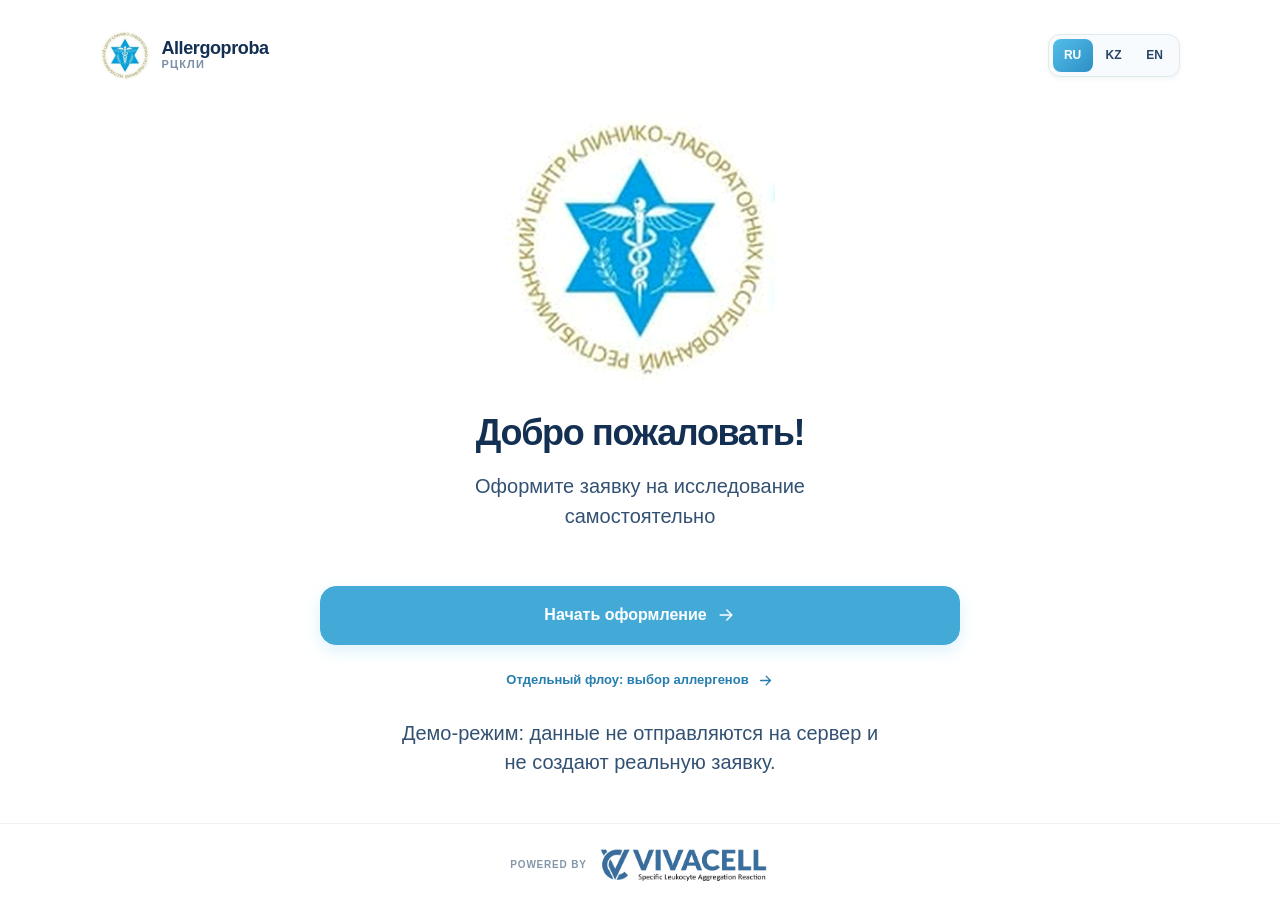
<file: index.html>
<!DOCTYPE html>
<html lang="ru">
<head>
  <meta charset="UTF-8" />
  <meta name="viewport" content="width=device-width, initial-scale=1, viewport-fit=cover" />
  <meta name="theme-color" content="#173b63" />
  <meta name="description" content="Интерактивный прототип самостоятельной регистрации на исследования Аллергопроба для телефона и планшета." />
  <title>Аллергопроба — самостоятельная запись</title>
  <link rel="icon" type="image/png" href="assets/clinic-emblem.png" />
  <link rel="stylesheet" href="styles.css" />
  <script src="app.js" defer></script>
</head>
<body data-flow="studies">
  <div class="app-shell" id="app">
    <header class="topbar">
      <div class="brand" aria-label="Аллергопроба">
        <img class="brand-logo" src="assets/clinic-emblem.png" alt="Логотип Республиканского центра клинико-лабораторных исследований" />
        <div class="brand-copy">
          <span class="brand-primary">Allergoproba</span>
          <span class="brand-secondary">РЦКЛИ</span>
        </div>
      </div>
      <nav class="language-switch" id="languageSwitch" aria-label="Выбор языка">
        <button type="button" class="language active" data-lang="ru" aria-pressed="true">RU</button>
        <button type="button" class="language" data-lang="kz" aria-pressed="false">KZ</button>
        <button type="button" class="language" data-lang="en" aria-pressed="false">EN</button>
      </nav>
    </header>
    <div id="progressMount"></div>
    <main id="screen" class="screen" aria-live="polite"></main>
    <footer class="powered-footer" aria-label="Партнёрская информация">
      <div class="powered-copy">
        <span class="powered-eyebrow">Powered by</span>
        <img class="powered-logo" src="assets/vivacell-logo.png" alt="Vivacell" />
      </div>
    </footer>
    <div id="toast" class="toast" role="status" aria-live="polite"></div>
  </div>
  <div id="modalMount"></div>
</body>
</html>
</file>
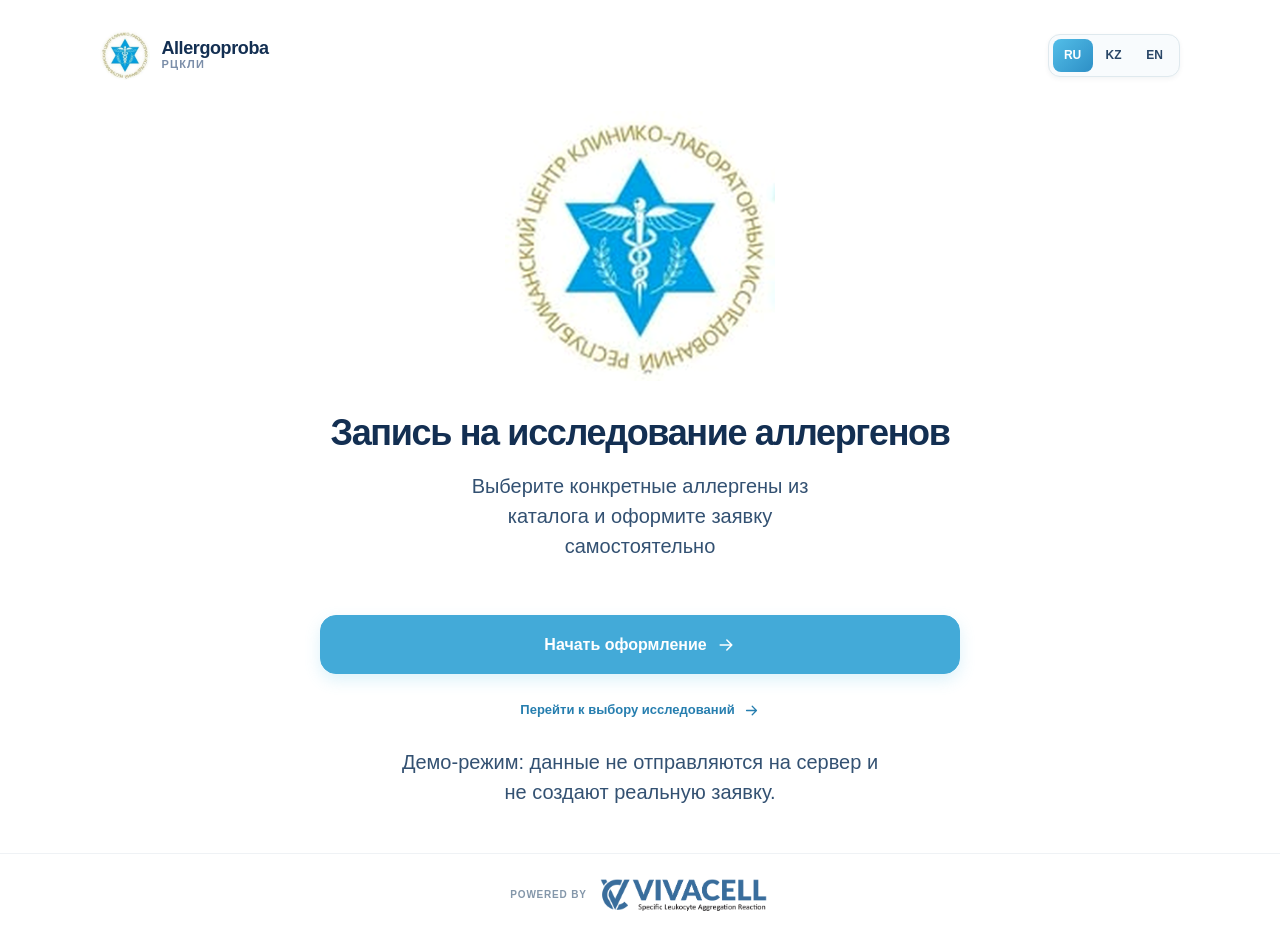
<file: allergens.html>
<!DOCTYPE html>
<html lang="ru">
<head>
  <meta charset="UTF-8" />
  <meta name="viewport" content="width=device-width, initial-scale=1, viewport-fit=cover" />
  <meta name="theme-color" content="#173b63" />
  <meta name="description" content="Отдельный флоу регистрации с выбором аллергенов из списка для телефона и планшета." />
  <title>Аллергопроба — запись по аллергенам</title>
  <link rel="icon" type="image/png" href="assets/clinic-emblem.png" />
  <link rel="stylesheet" href="styles.css" />
  <script src="allergens-catalog.js" defer></script>
  <script src="app.js" defer></script>
</head>
<body data-flow="allergens">
  <div class="app-shell" id="app">
    <header class="topbar">
      <div class="brand" aria-label="Аллергопроба">
        <img class="brand-logo" src="assets/clinic-emblem.png" alt="Логотип Республиканского центра клинико-лабораторных исследований" />
        <div class="brand-copy">
          <span class="brand-primary">Allergoproba</span>
          <span class="brand-secondary">РЦКЛИ</span>
        </div>
      </div>
      <nav class="language-switch" id="languageSwitch" aria-label="Выбор языка">
        <button type="button" class="language active" data-lang="ru" aria-pressed="true">RU</button>
        <button type="button" class="language" data-lang="kz" aria-pressed="false">KZ</button>
        <button type="button" class="language" data-lang="en" aria-pressed="false">EN</button>
      </nav>
    </header>
    <div id="progressMount"></div>
    <main id="screen" class="screen" aria-live="polite"></main>
    <footer class="powered-footer" aria-label="Партнёрская информация">
      <div class="powered-copy">
        <span class="powered-eyebrow">Powered by</span>
        <img class="powered-logo" src="assets/vivacell-logo.png" alt="Vivacell" />
      </div>
    </footer>
    <div id="toast" class="toast" role="status" aria-live="polite"></div>
  </div>
  <div id="modalMount"></div>
</body>
</html>
</file>
<file: styles.css>
:root {
  color-scheme: light;
  --blue: #4fbce8;
  --blue-dark: #1b3f69;
  --blue-deep: #143554;
  --blue-light: #e9f7fc;
  --ink: #163a63;
  --muted: #5f7190;
  --line: #dceaf1;
  --background: #f7fbfd;
  --danger: #d64a52;
  --shadow: 0 8px 24px rgba(22, 58, 99, .10), 0 2px 6px rgba(22, 58, 99, .05);
  font-family: -apple-system, BlinkMacSystemFont, "Segoe UI", Inter, Arial, sans-serif;
  -webkit-tap-highlight-color: transparent;
}
* { box-sizing: border-box; }
html { min-height: 100%; background: #edf7fb; }
body { margin: 0; min-height: 100dvh; color: var(--ink); }
button, input { font: inherit; }
button { cursor: pointer; }
button:focus-visible, input:focus-visible, .select-card:focus-visible, .signature-canvas:focus-visible { outline: 3px solid rgba(79, 188, 232, .32); outline-offset: 3px; }
button:disabled { opacity: .55; cursor: not-allowed; }
.page-background { position: fixed; inset: 0; background:
  radial-gradient(circle at 16% 18%, rgba(104, 205, 239, .16) 0, transparent 34%),
  radial-gradient(circle at 86% 84%, rgba(79, 188, 232, .16) 0, transparent 32%),
  linear-gradient(180deg, #f8fcfe 0%, #eef7fb 100%); z-index: -1; }
.app-shell { position: relative; isolation: isolate; width: min(470px, 100% - 32px); min-height: min(830px, calc(100dvh - 48px)); margin: 24px auto; display: flex; flex-direction: column; background: rgba(255,255,255,.97); border-radius: 30px; border: 1px solid rgba(217,231,239,.9); box-shadow: 0 20px 68px rgba(34, 75, 117, .14), 0 2px 5px rgba(34, 75, 117, .06); overflow: hidden; }
.app-shell::before, .app-shell::after { content: ""; position: absolute; z-index: -1; pointer-events: none; border-radius: 50%; }
.app-shell::before { width: 360px; height: 290px; top: -190px; left: -170px; background: radial-gradient(ellipse at center, rgba(98,198,236,.34), rgba(227,245,252,.18) 62%, transparent 68%); transform: rotate(-18deg); }
.app-shell::after { width: 280px; height: 180px; right: -150px; bottom: -112px; background: radial-gradient(circle, rgba(46,120,177,.18), rgba(212,238,248,.22) 64%, transparent 72%); }
.topbar { display: flex; align-items: center; justify-content: space-between; gap: 12px; padding: 20px 23px 12px; z-index: 2; }
.brand { display: flex; gap: 11px; align-items: center; min-width: 0; }
.brand-logo { width: 42px; height: 42px; object-fit: contain; flex: 0 0 auto; }
.brand-copy { display: flex; flex-direction: column; min-width: 0; }
.brand-primary { font-size: 14px; line-height: 1.1; font-weight: 850; color: var(--ink); letter-spacing: -.4px; white-space: nowrap; }
.brand-secondary { font-size: 10px; line-height: 1.2; color: #7b8ea9; font-weight: 700; text-transform: uppercase; letter-spacing: .11em; }
.language-switch { display: flex; align-items: center; flex: 0 0 auto; gap: 1px; padding: 4px; border-radius: 12px; background: #f8fbfd; border: 1px solid #dfe9ee; box-shadow: 0 2px 5px rgba(15,36,64,.05); }
.language { display: grid; place-items: center; width: 34px; height: 28px; border: 0; border-radius: 8px; background: transparent; color: #294667; font-weight: 800; font-size: 11px; }
.language.active { color: #fff; background: linear-gradient(180deg, #53bee8, #2f97cc); box-shadow: 0 2px 5px rgba(46, 151, 204, .2); }
.progress-wrap { padding: 3px 27px 0; }
.step-label { text-align: center; color: #294667; font-size: 12px; font-weight: 760; margin: 0 0 14px; }
.progress-track { width: 100%; display: grid; grid-template-columns: repeat(9,1fr); gap: 4px; }
.progress-part { display: block; height: 4px; background: #e7eef3; border-radius: 9px; transition: background .25s ease; }
.progress-part.filled { background: linear-gradient(90deg, #4fbce8, #1b3f69); }
.screen { flex: 1; display: flex; flex-direction: column; min-height: 0; padding: 0 27px 14px; }
.screen-stage { flex: 1; display: flex; flex-direction: column; min-height: 0; width: 100%; max-width: 615px; margin: 0 auto; }
.screen-heading { text-align: center; margin: 26px 0 23px; }
.screen-heading h1 { margin: 0; color: var(--ink); font-size: clamp(23px, 3.5vw, 27px); font-weight: 840; letter-spacing: -.95px; line-height: 1.24; text-wrap: balance; }
.screen-heading p { margin: 13px auto 0; max-width: 340px; font-size: 14px; color: #5b6e8b; line-height: 1.5; }
.screen-content { width: 100%; flex: 1 0 auto; }
.screen-content.compact { max-width: 580px; margin: 0 auto; }
.step-actions { display: grid; grid-template-columns: .9fr 1.1fr; gap: 11px; margin-top: auto; padding-top: 30px; }
.btn { display: inline-flex; justify-content: center; align-items: center; gap: 9px; min-height: 50px; border-radius: 14px; padding: 11px 17px; border: 1.4px solid transparent; font-size: 14px; font-weight: 780; transition: transform .13s ease, box-shadow .13s ease, background .2s ease; }
.btn:active { transform: scale(.98); }
.btn-primary { color: #fff; background: linear-gradient(180deg, #53bee8 0%, #2d8dc6 100%); box-shadow: 0 7px 16px rgba(79, 188, 232, .28); }
.btn-primary:hover { background: linear-gradient(180deg,#61c8ee,#257db0); box-shadow: 0 8px 18px rgba(79, 188, 232, .32); }
.btn-secondary { color: #28507d; border-color: #77c7e6; background: rgba(255,255,255,.95); }
.btn-secondary:hover { background: #eff8fc; }
.btn-full { width: 100%; }
.icon { width: 20px; height: 20px; flex-shrink: 0; display: inline-block; vertical-align: middle; }
.fineprint { font-size: 11px; color: #8797ac; line-height: 1.45; text-align: center; margin: 14px 0 0; }
.screen-welcome { padding: 0 27px 14px; }
.welcome { width: 100%; flex: 1; min-height: 0; display: flex; flex-direction: column; text-align: center; align-items: center; }
.welcome-logo-wrap { width: clamp(200px, 54%, 285px); aspect-ratio: 1; margin: auto 0 16px; display: grid; place-items: center; }
.clinic-logo { display: block; width: 100%; height: 100%; object-fit: contain; filter: contrast(1.02) saturate(1.06); }
.welcome-copy { margin: 0 auto auto; width: 100%; }
.welcome h1 { margin: 0; font-size: clamp(29px, 5vw, 35px); font-weight: 850; line-height: 1.22; letter-spacing: -1.35px; }
.welcome p { max-width: 360px; margin: 17px auto 0; font-size: clamp(16px, 2.6vw, 19px); color: #335172; line-height: 1.49; }
.welcome-footer { width: 100%; padding-top: 20px; }
.welcome-footer .btn { min-height: 59px; border-radius: 16px; font-size: 16px; }
.field-shell { width: 100%; display: flex; align-items: center; gap: 12px; border-radius: 14px; border: 1.5px solid #d9e6ee; background: #fff; padding: 0 13px; min-height: 59px; box-shadow: var(--shadow); transition: border-color .18s ease, box-shadow .18s ease; }
.field-shell:focus-within { border-color: #4fbce8; box-shadow: 0 0 0 4px rgba(79,188,232,.10),var(--shadow); }
.field-shell.is-invalid { border-color: #e2676c; }
.field-icon { color: #34648e; }
.text-field { width: 100%; min-width: 0; border: none; outline: none!important; padding: 13px 0; font-size: 17px; letter-spacing: -.3px; color: #163a63; font-weight: 650; background: transparent; }
.text-field::placeholder { color: #8594a8; opacity: .88; }
.clear-button { display: grid; place-items: center; flex: 0 0 auto; width: 27px; height: 30px; border: 0; color: #62748c; background: transparent; padding: 0; }
.field-help { margin: 10px 5px 0; font-size: 12.5px; color: #57708e; line-height: 1.5; }
.field-error { font-size: 12px; color: var(--danger); margin: 8px 4px 0; min-height: 18px; }
.field-label { display: block; font-weight: 770; font-size: 13px; margin: 17px 0 8px; }
.demo-fill { display: block; margin: 25px auto 0; padding: 7px; border: 0; background: transparent; font-weight: 680; color: #2c8abb; font-size: 12px; text-decoration: underline; text-underline-offset: 3px; }
.selection-list { display: grid; gap: 13px; }
.select-card { display: flex; align-items: center; gap: 15px; width: 100%; text-align: left; border-radius: 16px; min-height: 91px; padding: 16px; border: 1.5px solid #dfe8ee; background: #fff; box-shadow: var(--shadow); }
.select-card.active { background: #eef9fd; border-color: #9bd7ec; }
.radio-ring { width: 20px; height: 20px; border: 2px solid #b3c2d6; border-radius: 50%; display: grid; place-items: center; flex: 0 0 auto; }
.select-card.active .radio-ring { border-color: #2e98cd; }
.select-card.active .radio-ring::after { content: ""; width: 10px; height: 10px; border-radius: 50%; background: #42b3e2; }
.choice-icon { color: #315d88; }
.choice-text { display: block; }
.choice-title { display: block; font-size: 15px; font-weight: 770; letter-spacing: -.24px; }
.choice-description { display: block; color: #64758d; line-height: 1.4; font-size: 12px; margin-top: 5px; }
.note-inline { display: flex; gap: 9px; background: #eef8fc; border-radius: 14px; padding: 12px; font-size: 12px; color: #4b6787; line-height: 1.45; margin: 15px 0 0; }
.note-inline .icon { color: #2e98cc; }
.details-card { overflow: hidden; border: 1px solid #e0e9ef; background: #fff; box-shadow: var(--shadow); border-radius: 16px; }
.detail-row { display: flex; align-items: center; gap: 14px; min-height: 72px; padding: 14px 16px; }
.detail-row + .detail-row { border-top: 1px solid #edf2f6; }
.detail-icon { width: 27px; display: grid; place-items: center; color: #2f5a86; }
.detail-icon .icon { width: 23px; height: 23px; }
.detail-label { color: #59708b; font-size: 12px; line-height: 1.32; }
.detail-value { color: #10284c; font-weight: 770; font-size: 15px; line-height: 1.3; margin-top: 4px; overflow-wrap: anywhere; }
.success-strip { display: flex; align-items: center; gap: 9px; border-radius: 14px; background: #eef8fc; padding: 13px 15px; margin-top: 15px; font-size: 12.5px; font-weight: 690; color: #224d72; }
.success-strip .check-square { display: grid; place-items: center; width: 22px; height: 22px; background: #2d8fc8; color: #fff; border-radius: 6px; }
.data-notice { margin: 14px 2px; color: #74869d; font-size: 11.5px; line-height: 1.5; }
.studies-grid { display: grid; grid-template-columns: 1fr; gap: 9px; }
.study-card { min-height: 57px; border: 1.5px solid #dfe8ee; border-radius: 14px; display: flex; align-items: center; gap: 13px; width: 100%; background: #fff; box-shadow: var(--shadow); padding: 12px 13px; text-align: left; transition: background .16s, border-color .16s; }
.study-card.selected { background: #eef9fd; border-color: #9fd7ec; }
.study-checkbox { display: grid; place-items: center; border: 1.8px solid #91a2b7; border-radius: 5px; width: 19px; height: 19px; flex-shrink: 0; color: white; }
.study-card.selected .study-checkbox { border-color: #2d8fc8; background: #2d8fc8; }
.study-icon { color: #335c84; display: grid; place-items: center; }
.study-name { font-size: 14px; font-weight: 740; letter-spacing: -.25px; }
.study-counter { font-size: 12px; color: #4f6884; margin: 14px 3px 0; }
.question-list { display: grid; gap: 12px; }
.question-card { padding: 14px 14px 13px; border-radius: 14px; background: #fff; border: 1px solid #e5edf2; box-shadow: var(--shadow); }
.question-title { font-size: 13.5px; line-height: 1.4; font-weight: 730; margin-bottom: 12px; }
.answer-row { display: grid; grid-template-columns: 1fr 1fr; border: 1px solid #e4eaf1; border-radius: 12px; overflow: hidden; gap: 3px; background: #e8eff4; }
.answer-choice { display: grid; place-items: center; min-height: 39px; border: none; background: #fff; color: #29415f; font-size: 13px; font-weight: 720; }
.answer-choice.active { background: linear-gradient(180deg,#53bee8,#2d8dc6); color: #fff; }
.consent-document { display: flex; gap: 12px; align-items: start; padding: 14px; border-radius: 14px; border: 1px solid #e4ecf2; box-shadow: var(--shadow); background: #fff; }
.consent-document-icon { color: #285984; margin-top: 2px; }
.consent-document h2 { font-size: 13.5px; line-height: 1.36; margin: 0 0 6px; font-weight: 790; }
.text-link { border: none; background: none; color: #2d8fc8; text-align: left; font-size: 12px; font-weight: 760; padding: 0; text-decoration: underline; text-underline-offset: 2px; }
.signature-heading { display: flex; justify-content: space-between; gap: 8px; align-items: center; margin: 23px 0 10px; }
.signature-heading strong { font-size: 13px; }
.signature-clear { display: inline-flex; gap: 4px; align-items: center; border: 0; background: transparent; color: #2d8fc8; font-size: 12px; font-weight: 760; padding: 6px 3px; }
.signature-clear .icon { width: 15px; height: 15px; }
.signature-frame { background: #fff; border: 1.5px solid #d6e4ec; border-radius: 14px; box-shadow: var(--shadow); overflow: hidden; position: relative; }
.signature-frame::before { content: ""; position: absolute; pointer-events: none; left: 24px; right: 24px; bottom: 35px; border-bottom: 1px dashed #c9d8e3; }
.signature-canvas { display: block; width: 100%; height: 165px; touch-action: none; cursor: crosshair; position: relative; z-index: 1; }
.signature-placeholder { position: absolute; pointer-events: none; inset: 0; display: grid; place-items: center; color: #98abc5; font-size: 13px; }
.signature-frame.has-signature .signature-placeholder { display: none; }
.consent-check-row { display: flex; gap: 11px; margin-top: 16px; align-items: flex-start; cursor: pointer; user-select: none; }
.consent-check-row input { accent-color: #2d8fc8; width: 19px; height: 19px; flex: 0 0 19px; margin: 2px 0 0; }
.consent-check-row span { font-size: 12.5px; color: #17304f; line-height: 1.4; }
.review-card { background: #fff; border: 1px solid #e2ebf1; box-shadow: var(--shadow); border-radius: 16px; overflow: hidden; }
.review-row { display: grid; grid-template-columns: 25px 1fr; gap: 13px; align-items: center; padding: 12px 14px; }
.review-row + .review-row { border-top: 1px solid #ebf0f4; }
.review-row .icon { color: #315a85; }
.review-key { font-size: 11.5px; color: #5d6f87; margin-bottom: 3px; }
.review-val { font-size: 13.5px; line-height: 1.4; font-weight: 760; overflow-wrap: anywhere; }
.finished { text-align: center; display: flex; flex: 1; min-height: 0; align-items: center; flex-direction: column; justify-content: center; padding: 24px 0 10px; }
.big-check { width: 82px; height: 82px; border-radius: 50%; color: #fff; display: grid; place-items: center; background: linear-gradient(160deg,#53bee8,#1b3f69); box-shadow: 0 14px 36px rgba(79,188,232,.22); margin-bottom: 27px; }
.big-check .icon { width: 49px; height: 49px; stroke-width: 3; }
.finished h1 { font-size: clamp(28px, 4vw, 36px); font-weight: 850; letter-spacing: -1.2px; margin: 0; line-height: 1.17; text-wrap: balance; }
.finished-label { margin: 25px 0 10px; font-size: 13px; color: #4e6682; }
.ticket-number { display: inline-block; color: #12355a; font-size: 23px; font-weight: 850; padding: 12px 28px; background: #e9f6fc; border-radius: 14px; letter-spacing: .3px; }
.finished-message { width: 100%; margin-top: 26px; }
.finished-message .note-inline { justify-content: center; padding: 15px; font-size: 13px; text-align: left; }
.finished-footer { width: 100%; padding-top: 30px; }
.finished-footer .btn { min-height: 54px; }
.powered-footer { display: flex; align-items: center; justify-content: space-between; gap: 16px; padding: 14px 22px max(15px, env(safe-area-inset-bottom)); border-top: 1px solid #e5edf2; background: linear-gradient(180deg, rgba(247, 251, 253, .95), rgba(239, 247, 250, .98)); }
.powered-copy { display: flex; flex-direction: column; gap: 6px; min-width: 0; }
.powered-eyebrow { font-size: 10px; font-weight: 780; color: #7c8da2; text-transform: uppercase; letter-spacing: .16em; }
.powered-logo { display: block; width: min(100%, 176px); height: auto; }
.powered-badge { display: block; width: 104px; max-width: 34%; height: auto; border-radius: 999px; box-shadow: 0 2px 8px rgba(27,63,105,.08); }
.toast { position: absolute; z-index: 8; left: 20px; right: 20px; top: 72px; max-width: 450px; margin: 0 auto; border: 1px solid #ffd0d2; border-radius: 12px; padding: 13px 16px; background: #fff3f4; color: #af202f; font-size: 13px; font-weight: 660; box-shadow: 0 8px 24px rgba(120,30,36,.12); opacity: 0; visibility: hidden; transform: translateY(-8px); transition: .2s ease; text-align: center; pointer-events: none; }
.toast.show { opacity: 1; visibility: visible; transform: translateY(0); }
.modal-backdrop { position: fixed; inset: 0; z-index: 50; background: rgba(15,39,66,.52); display: flex; align-items: center; justify-content: center; padding: 18px; backdrop-filter: blur(4px); }
.modal-dialog { width: min(100%, 620px); max-height: min(800px, 90dvh); overflow: auto; background: white; color: #102040; border-radius: 22px; padding: 25px; box-shadow: 0 20px 70px rgba(0,14,35,.3); }
.modal-top { display: flex; justify-content: space-between; align-items: flex-start; gap: 12px; }
.modal-top h2 { margin: 0; font-size: 22px; line-height: 1.28; }
.modal-close { border: 0; background: #edf7fb; color: #214a85; border-radius: 10px; display: grid; place-items: center; width: 35px; height: 35px; }
.modal-dialog p,.modal-dialog li { color: #465977; line-height: 1.63; font-size: 14px; }
.modal-dialog ul { padding-left: 22px; }
.modal-info { background: #eef8fc; border-radius: 12px; padding: 12px 14px; font-size: 13px; color: #295485; line-height: 1.55; margin: 17px 0; }
@media (min-width: 700px) {
  .app-shell { width: min(860px, calc(100% - 56px)); min-height: calc(100dvh - 64px); margin: 32px auto; border-radius: 32px; }
  .topbar { padding: 24px 42px 16px; }
  .brand-logo { width: 50px; height: 50px; }
  .brand-primary { font-size: 18px; }
  .brand-secondary { font-size: 11px; }
  .language { width: 40px; height: 33px; font-size: 12px; }
  .progress-wrap { padding: 8px 72px 0; }
  .step-label { font-size: 14px; }
  .progress-part { height: 5px; }
  .screen { padding: 0 70px 20px; }
  .screen-heading { margin: 43px 0 32px; }
  .screen-heading h1 { font-size: 33px; }
  .screen-heading p { font-size: 16px; max-width: 480px; }
  .step-actions { padding-top: 35px; }
  .btn { min-height: 56px; font-size: 16px; }
  .field-shell { min-height: 67px; }
  .text-field { font-size: 20px; }
  .welcome-logo-wrap { width: 315px; margin: auto 0 25px; }
  .welcome h1 { font-size: 41px; }
  .welcome p { font-size: 20px; }
  .screen-welcome { padding: 0 70px 20px; }
  .select-card { min-height: 100px; padding: 20px 22px; }
  .choice-title { font-size: 17px; }
  .choice-description { font-size: 13px; }
  .studies-grid { grid-template-columns: 1fr 1fr; gap: 12px; }
  .study-card { min-height: 73px; }
  .study-name { font-size: 15px; }
  .question-card { padding: 19px; }
  .question-title { font-size: 15px; }
  .answer-choice { min-height: 46px; }
  .signature-canvas { height: 205px; }
  .finished { padding: 45px 0 30px; }
  .powered-footer { padding: 16px 38px 18px; }
  .powered-eyebrow { font-size: 11px; }
  .powered-logo { width: 210px; }
  .powered-badge { width: 120px; }
}
@media (max-width: 520px) {
  .app-shell { width: 100%; min-height: 100dvh; margin: 0; border: 0; box-shadow: none; border-radius: 0; }
  .topbar { padding: max(17px, env(safe-area-inset-top)) 20px 10px; }
  .screen { padding: 0 21px 12px; }
  .screen-welcome { padding: 0 21px 12px; }
  .progress-wrap { padding: 6px 23px 0; }
  .screen-heading { margin-top: clamp(23px, 6vh, 37px); }
  .welcome-logo-wrap { width: min(70%, 280px); }
  .welcome h1 { font-size: clamp(27px, 7.5vw, 33px); }
  .welcome p { font-size: 17px; }
  .powered-footer { padding-left: 16px; padding-right: 16px; gap: 10px; }
  .powered-logo { width: 150px; }
  .powered-badge { width: 90px; }
}
@media (max-width: 370px) {
  .brand-logo { width: 38px; height: 38px; }
  .brand-primary { font-size: 12px; }
  .brand-secondary { font-size: 9px; }
  .language { width: 29px; }
  .screen { padding-left: 15px; padding-right: 15px; }
  .screen-heading h1 { font-size: 22px; }
  .choice-title { font-size: 14px; }
  .btn { padding: 10px; font-size: 13px; }
  .powered-logo { width: 132px; }
  .powered-badge { width: 76px; }
}
@media (max-height: 650px) and (max-width: 699px) {
  .app-shell { overflow: visible; }
  .screen { min-height: 0; }
  .screen-heading { margin: 18px 0; }
  .step-actions { padding-top: 18px; }
  .welcome-logo-wrap { width: min(35vh, 200px); margin-top: 15px; }
  .welcome-copy { margin: 0 auto auto; }
  .welcome p { margin-top: 8px; }
}
@media (prefers-reduced-motion: reduce) { *, *::before, *::after { transition-duration: .01ms!important; animation-duration: .01ms!important; } }

/* Branded kiosk refinements: clean neutral backdrop, no ornamental circles or duplicated badges. */
html, body { background: #f6f8fa; }
.page-background, .app-shell::before, .app-shell::after { display: none !important; }
.app-shell {
  isolation: auto;
  background: #ffffff;
  border: 1px solid #e4eaef;
  box-shadow: 0 8px 35px rgba(27, 57, 87, .07);
}
.language.active, .btn-primary, .answer-choice.active {
  background: #36a8d1;
  box-shadow: 0 3px 10px rgba(38, 147, 197, .15);
}
.btn-primary:hover { background: #258fb9; box-shadow: 0 4px 12px rgba(38,147,197,.20); }
.progress-part.filled { background: #2fa1cc; }
.powered-footer { background: #fff; justify-content: center; padding: 14px 22px max(16px,env(safe-area-inset-bottom)); }
.powered-copy { flex-direction: row; justify-content: center; gap: 12px; align-items: center; }
.powered-eyebrow { font-size: 11px; white-space: nowrap; letter-spacing: .08em; }
.powered-logo { width: 160px; }
.brand-logo { border-radius: 50%; }
.welcome-logo-wrap { width: clamp(180px, 49%, 275px); }
.rpn-status { margin: 14px 0 0; border-radius: 12px; display: flex; align-items: flex-start; gap: 9px; padding: 12px 14px; font-size: 12.5px; line-height: 1.45; }
.rpn-status .icon { width: 18px; height: 18px; }
.rpn-status.loading { border: 1px solid #dbebf2; color: #365978; background: #f3f9fc; }
.rpn-status.found { border: 1px solid #bce6d4; color: #17694c; background: #edfaf4; }
.rpn-status.not-found { border: 1px solid #f2d6b1; color: #825a2b; background: #fff8ef; }
.rpn-status strong { display: block; color: inherit; font-size: 13px; margin-bottom: 2px; }
.rpn-help { display: block; margin-top: 4px; font-size: 11.5px; opacity: .9; }
.rpn-loading-dot { display: inline-block; width: 16px; height: 16px; flex: none; border: 2px solid #a6c7d9; border-top-color: #329cc6; border-radius: 50%; animation: spin .7s linear infinite; }
@keyframes spin { to { transform: rotate(360deg); } }
.patient-check { background: #f8fbfd; border: 1px solid #dae6ec; border-radius: 13px; padding: 15px 14px; margin-top: 16px; }
.patient-check input { width: 19px; height: 19px; margin: 1px 0 0; accent-color: #209f8a; }
.patient-check .consent-check-row { margin-top: 0; align-items: center; }
.patient-check .consent-check-row span { font-size: 14px; font-weight: 750; }
.patient-warning { margin-top: 12px; border: 1px solid #f5ddb8; color: #8c612d; background: #fff8ec; padding: 12px 14px; border-radius: 12px; font-size: 12.5px; line-height: 1.4; display: flex; align-items: center; gap: 9px; }
.patient-warning .icon { width: 18px; height: 18px; }
.verify-caption { font-size: 12px; margin: 9px 2px 0; line-height: 1.45; color: #61758b; }
.step-actions .btn:disabled { background: #b8d6d9; border-color: #b8d6d9; box-shadow: none; color: white; opacity: 1; }
@media (min-width: 700px) { .app-shell { border-radius: 24px; } }
@media (max-width: 520px) { html,body { background: white; } .app-shell { border: 0; box-shadow: none; } .powered-footer { padding-left: 12px; padding-right: 12px; } }
@media (prefers-reduced-motion: reduce) { .rpn-loading-dot { animation: none; } }

/* Full-page layout, no outer card or wallpaper.
   Application occupies the entire viewport; form contents alone have a readable max width. */
html,
body {
  margin: 0;
  width: 100%;
  min-height: 100%;
  background: #fff;
}
body { min-height: 100dvh; }
.page-background,
.app-shell::before,
.app-shell::after { display: none !important; content: none; }
.app-shell {
  display: flex;
  flex-direction: column;
  position: relative;
  width: 100%;
  max-width: none;
  min-height: 100dvh;
  margin: 0;
  padding: 0;
  border: 0;
  border-radius: 0;
  box-shadow: none;
  overflow: visible;
  isolation: auto;
  background: #fff;
}
.topbar {
  width: 100%;
  max-width: 1130px;
  margin: 0 auto;
  padding: 28px clamp(24px, 5vw, 64px) 18px;
}
#progressMount { width: 100%; max-width: 820px; margin: 0 auto; }
.progress-wrap { padding: 16px 28px 6px; }
.screen,
.screen-welcome {
  width: 100%;
  max-width: 860px;
  margin: 0 auto;
  flex: 1 0 auto;
  padding: 0 clamp(24px, 6vw, 60px) 36px;
}
.screen-stage { max-width: 620px; width: 100%; }
.screen-heading { margin: clamp(28px, 5vh, 52px) 0 30px; }
.welcome {
  width: 100%;
  max-width: 640px;
  margin: 0 auto;
  justify-content: center;
}
.welcome-logo-wrap {
  width: clamp(185px, 24vw, 265px);
  margin: 24px auto 30px;
  flex: 0 0 auto;
}
.welcome-copy { margin: 0 auto; }
.welcome-footer { padding-top: clamp(35px, 6vh, 70px); }
.welcome-footer .fineprint { max-width: 500px; margin-left: auto; margin-right: auto; }
.step-actions { padding-top: 38px; }
.powered-footer {
  width: 100%;
  max-width: none;
  min-height: 82px;
  margin: 0;
  border: 0;
  border-top: 1px solid #edf2f5;
  border-radius: 0;
  background: #fff;
  box-shadow: none;
  display: flex;
  align-items: center;
  justify-content: center;
  padding: 16px 24px max(16px, env(safe-area-inset-bottom));
}
.powered-copy { flex-direction: row; align-items: center; justify-content: center; gap: 13px; }
.powered-logo { width: 150px; }
.powered-eyebrow { color: #8497aa; font-size: 10px; }
/* Large displays remain a normal site rather than a centered device mockup. */
@media (min-width: 700px) {
  .app-shell {
    width: 100%;
    max-width: none;
    min-height: 100dvh;
    margin: 0;
    padding: 0;
    border: 0;
    border-radius: 0;
    box-shadow: none;
  }
  .topbar { padding: 30px clamp(32px, 5.5vw, 76px) 15px; }
  .progress-wrap { padding: 12px 28px 8px; }
  .screen, .screen-welcome { padding: 0 40px 45px; }
  .screen-heading { margin-top: clamp(32px, 6vh, 64px); }
  .welcome-logo-wrap { width: clamp(205px, 22vw, 270px); margin: 16px auto 30px; }
  .welcome-footer { padding-top: clamp(36px, 6vh, 68px); }
  .powered-footer { padding: 20px 30px; }
  .powered-logo { width: 170px; }
}
@media (max-width: 699px) {
  .topbar { padding: max(18px, env(safe-area-inset-top)) 20px 14px; }
  .progress-wrap { padding: 10px 22px 6px; }
  .screen, .screen-welcome { padding: 0 22px 25px; max-width: 620px; }
  .screen-stage { max-width: 100%; }
  .screen-heading { margin: 28px 0 24px; }
  .welcome-logo-wrap { width: min(62vw, 230px); margin: clamp(28px, 5vh, 48px) auto 22px; }
  .welcome-footer { padding-top: 40px; }
  .powered-footer { min-height: 74px; padding: 14px 14px max(14px, env(safe-area-inset-bottom)); }
  .powered-logo { width: 145px; }
}
@media (max-width: 370px) {
  .screen, .screen-welcome { padding-left: 16px; padding-right: 16px; }
  .welcome-logo-wrap { width: min(58vw, 200px); }
  .topbar { padding-left: 16px; padding-right: 16px; }
}
@media (max-height: 650px) {
  .welcome-logo-wrap { margin-top: 14px; width: min(30vh, 195px); }
  .welcome-footer { padding-top: 18px; }
  .step-actions { padding-top: 18px; }
}

/* === 24.11: полноценная анкета и регистрация законного представителя === */
:root { --ink:#132f52; --line:#e0e9f1; --teal:#2d8fc8; --teal-dark:#267eaf; --teal-soft:#edf8fd; }
html, body { background:#fff!important; }
.app-shell { background:#fff!important; border:none!important; border-radius:0!important; box-shadow:none!important; width:100%!important; max-width:none!important; margin:0!important; min-height:100dvh!important; overflow:visible!important; }
.app-shell::before,.app-shell::after,.page-background { display:none!important; content:none!important; }
.topbar { max-width:1220px; width:100%; margin:0 auto; }
#progressMount { max-width:740px; }
.progress-track { grid-template-columns:repeat(var(--steps,9),minmax(0,1fr)); gap:5px; }
.progress-part.filled { background:linear-gradient(90deg,#53bee8,#2d8fc6); }
.progress-part { height:4px; }
.language.active,.answer-choice.active { background:linear-gradient(135deg,#53bee8,#2d8fc6); box-shadow:none; }
.screen { max-width:900px; }
.screen-stage { max-width:660px; }
.screen-heading { text-align:left; }
.screen-heading h1 { color:#102f50; font-size:clamp(24px,3vw,33px);letter-spacing:-.75px; }
.screen-heading p { margin-left:0;max-width:620px; }
.screen-welcome .welcome-copy { text-align:center; }
.screen-welcome .welcome h1 { font-size:clamp(29px,5vw,36px); }
.btn-primary { background:#43aad8; border-color:#43aad8; box-shadow:0 6px 16px rgba(79,188,232,.20); }
.btn-primary:hover { background:#287faa;box-shadow:0 6px 16px rgba(79,188,232,.27); }
.btn-secondary { border-color:#77c7e6;color:#287faa; }
.btn-secondary:hover { background:#eff8fc; }
.field-shell { box-shadow:none; border-color:#dce7ef; background:#fff; }
.field-shell:focus-within { border-color:#4fbce8; box-shadow:0 0 0 3px #eaf7fd; }
.field-label { color:#3e6485; font-weight:630;font-size:13px; margin:18px 0 8px; }
.required { color:#e64d5a; }
.text-field { color:#132f52; }
.select-card,.study-card,.question-card,.review-card { box-shadow:none; }
.select-card.active,.study-card.selected { background:#eef9fd;border-color:#9fd7ec; }
.select-card.active .radio-ring { border-color:#2d8fc8; }
.select-card.active .radio-ring::after,.study-card.selected .study-checkbox { background:#2d8fc8;border-color:#2d8fc8; }
.choice-icon,.study-icon { color:#315e89; }
.fineprint { font-size:11px;line-height:1.5; color:#91a1b0; }
.powered-footer { background:#fff!important; margin-top:auto;border-top:1px solid #eff2f5; }
.screen-long .step-actions { margin-top:26px; }
.screen-long .screen-content { flex:initial; }
.screen-long .screen-heading { margin-bottom:22px; }
.screen-long .fineprint { margin-bottom:4px; }
.form-section { margin-top:0; }
.form-section .field-help { margin:8px 2px 12px; font-size:12px; }
.lookup-message,.validation-ok,.validation-error,.patient-warning,.soft-warning { display:flex;align-items:flex-start;gap:10px;padding:13px 14px;border-radius:12px;line-height:1.5;font-size:13px;margin:12px 0; }
.validation-ok { background:#eaf8ef;border:1px solid #bdeacb;color:#176b47; font-weight:680; }
.validation-ok .icon { width:20px;height:20px;border-radius:100%;color:#fff;background:#25bd6f;padding:3px; }
.validation-error { color:#a94435;background:#fff4f1;border:1px solid #f5d1c8; }
.lookup-message { background:#eff7fe;color:#44728b; }
.patient-warning,.soft-warning { background:#fff7e8;border:1px solid #f4d9ae;color:#996122; }
.patient-warning .icon,.soft-warning .icon { color:#cf8e31;flex:0 0 20px; }
.patient-data-grid { display:grid;grid-template-columns:1fr; gap:11px; margin:17px 0; }
.auto-field { border:1px solid #e0e9f0; padding:13px 16px; border-radius:12px; background:#f9fcfe; display:flex;flex-direction:column;gap:6px; }
.auto-label { font-size:12px;color:#6d8195; }
.auto-field strong { font-size:16px;color:#193c62; }
.foreign-option { display:flex;justify-content:space-between;align-items:center;gap:12px;width:100%;text-align:left;margin:13px 0 17px;background:#fff;border:1px solid #dbe8f0;color:#2d8fc8;border-radius:12px;padding:15px;font-size:13px;line-height:1.5;font-weight:660; }
.foreign-option span { font-size:24px;line-height:.6; }
.foreign-option:hover { background:#eef9fd; }
.confirm-inline { display:flex;gap:11px;align-items:flex-start;cursor:pointer; margin:15px 0 13px;color:#223e5b;line-height:1.6;font-size:14px; }
.confirm-inline input { width:21px;height:21px;flex:0 0 21px;margin:0;accent-color:#2d8fc8;cursor:pointer; }
.form-select { appearance:auto;width:100%;min-height:54px;background:#fff;border:1px solid #dae5ee;border-radius:12px;padding:13px 14px;color:#16365b;font:inherit;font-size:15px; }
.form-select:focus { outline:3px solid #e8f7fc;border-color:#53bee8; }
.meta-line { font-size:11px;line-height:1.5;color:#98a4b1; margin-top:20px; }
.health-list { display:grid;gap:11px; }
.health-question { padding:0;background:#fff;border:1px solid #dde9f0;border-radius:13px;overflow:hidden; }
.health-check { display:flex;gap:12px;align-items:flex-start;padding:17px 16px;cursor:pointer;font-size:14px;line-height:1.58;color:#1c395b; }
.health-check input { appearance:none;width:20px;height:20px;flex:0 0 20px;margin:1px 0 0;background:#fff;border:1.5px solid #97aabd;border-radius:4px;cursor:pointer;display:grid;place-items:center; }
.health-check input:checked { background:#2d8fc8;border-color:#2d8fc8; }
.health-check input:checked::after { content:'✓';font-size:15px;line-height:1;color:#fff;font-weight:800; }
.health-detail { padding:0 16px 14px 48px; }
.health-detail.hidden { display:none; }
.health-detail textarea,.form-textarea { display:block;width:100%;resize:vertical;min-height:72px;border:1px solid #dce6ed;border-radius:12px;background:#fff;padding:14px;font:inherit;font-size:14px;line-height:1.5;color:#1a3858; }
.health-detail textarea:focus,.form-textarea:focus { outline:2px solid #9fd7ec;border-color:#4fbce8; }
.comment-label { display:block;font-size:13px;line-height:1.55;color:#587088;margin:26px 0 8px; }
.form-textarea { min-height:125px; }
.answer-row { border-color:#dce7f0; }
.question-title { font-size:15px;line-height:1.52; }
.doc-kicker { display:flex;align-items:center;gap:12px;color:#183a5c;font-size:19px;font-weight:800;margin-bottom:8px; }
.doc-kicker .icon { color:#2d8fc8; }
.consent-subline {font-size:13px;color:#5d7791;margin:8px 0 20px;}
.consent-intro { color:#3b5977;font-size:14px;line-height:1.73;background:#f3fbfe;border:1px solid #e2f3fa;border-radius:14px;padding:17px 18px; }
.consent-clauses { margin-top:21px;display:grid;gap:14px; }
.consent-clause { display:flex;gap:16px;border:1px solid #e4ebf2;border-radius:15px;padding:19px 18px;background:#fff; }
.clause-index {flex:0 0 auto;width:32px;height:32px;border-radius:11px;background:#e5f5fc;display:grid;place-items:center;color:#2d8fc8;font-weight:840;font-size:12px; }
.consent-clause h2 {font-size:15.5px;line-height:1.38;margin:1px 0 9px;font-weight:790;color:#173652; }
.consent-clause p {font-size:13.5px;line-height:1.75;margin:0;color:#3b5672;}
.form-disclaimer {font-size:11px;color:#8194a7;line-height:1.65;margin:17px 0;}
.sign-section {border-top:1px solid #e4edf2;padding-top:23px;margin-top:27px;}
.sign-instruction {background:#eef9fd;color:#285e86;padding:14px 17px;border-radius:12px;font-size:14px;line-height:1.6;margin-bottom:20px;}
.signature-title {display:flex;align-items:flex-start;justify-content:space-between;gap:12px;margin:14px 0;}
.signature-title h2 {font-size:20px;margin:0 0 6px;}
.signature-title p {font-size:12.5px;color:#6d8095;margin:0;}
.signature-clear {white-space:nowrap;color:#2d8fc8;padding:6px 0;}
.signature-frame { border:1.5px solid #cfe0e8;box-shadow:none; }
.signature-canvas { height:190px; }
.signature-status {display:flex;flex-wrap:wrap;justify-content:space-between;gap:8px;margin:11px 0 23px;color:#6c8197;font-size:11.5px;line-height:1.5;}
.signature-status #signatureStatus {color:#ab5f42;font-weight:740;}
.signature-status #signatureStatus.good {color:#21875f;}
.consent-approval {background:#f6fbfe;border:1px solid #e0f1f8;border-radius:13px;padding:16px;margin:0;}
.sr-only {position:absolute;width:1px;height:1px;padding:0;margin:-1px;overflow:hidden;clip:rect(0,0,0,0);white-space:nowrap;border:0;}
.review-key {font-size:12px;}.review-val{font-size:14px;}
@media (min-width:700px){
 .screen-stage {max-width:660px;}
 .screen-heading {margin:40px 0 25px;}
 .screen-long .screen-heading{margin-top:28px;}
 .signature-canvas {height:220px;}
}
@media(max-width:699px){
 .topbar{padding:15px 20px 10px;}
 .progress-wrap{padding:8px 21px 4px;}
 .screen,.screen-welcome{padding:0 20px 20px;}
 .screen-heading {margin:22px 0 20px;}
 .screen-heading h1{font-size:24px;}
 .screen-heading p{font-size:13px;}
 .consent-clause{padding:15px 12px;gap:11px;}
 .consent-clause p{font-size:13px;}
 .clause-index{width:28px;height:28px;border-radius:9px;}
 .health-check {font-size:13.5px;padding:15px 13px;}
 .health-detail{padding-left:45px;}
 .powered-footer {min-height:65px;}
}
@media(max-width:390px){
 .brand-primary{font-size:12px;}.brand-secondary{font-size:9px;}
 .brand-logo{width:36px;height:36px;}
 .language{width:29px;}
 .consent-clause h2{font-size:14.5px;}
}
.legal-form-header { color:#71889f; font-size:12px; text-align:center;line-height:1.52;margin:16px auto 27px;max-width:460px; }
.legal-form-header p { margin:0 auto 14px;max-width:450px; }
.legal-form-header h2 { margin:17px 0 9px;color:#163657; font-size:clamp(15px,2.2vw,18px);font-weight:800;line-height:1.3; }
.legal-form-header + .screen-heading { margin-top:0; }


/* === Отдельный сценарий выбора аллергенов. Голубая палитра Allergoproba === */
.flow-switch {
  display:flex;align-items:center;justify-content:center;gap:8px;
  width:fit-content;max-width:100%;min-height:42px;
  margin:15px auto 0;padding:8px 10px;
  color:#267eaf;font-size:13px;line-height:1.4;font-weight:750;
  text-decoration:none;border-radius:10px;
}
.flow-switch:hover { background:#edf8fd;text-decoration:underline; }
.flow-switch .icon { width:17px;height:17px; }
.allergen-picker { margin-top:2px; }
.allergen-search-wrap {
  display:flex;align-items:center;gap:11px;width:100%;
  border:1.5px solid #dce8ef;background:#fff;border-radius:14px;
  min-height:58px;padding:0 16px;box-shadow:0 3px 12px rgba(22,58,99,.045);
  transition:border-color .16s,box-shadow .16s;
}
.allergen-search-wrap:focus-within {border-color:#53bee8;box-shadow:0 0 0 4px rgba(79,188,232,.12);}
.allergen-search-wrap .icon { width:22px;height:22px;color:#4781a8;flex:0 0 auto; }
.allergen-search-wrap input { width:100%;min-width:0;border:0;outline:none;background:transparent;min-height:54px;font-size:15px;color:#193e63; }
.allergen-search-wrap input::placeholder { color:#8a9bad; }
.allergen-categories { display:flex;gap:8px;overflow-x:auto;white-space:nowrap;scrollbar-width:thin;padding:16px 1px 11px;overscroll-behavior-inline:contain; }
.allergen-category {border:1px solid #dce9f0;border-radius:999px;background:#fff;color:#52708e;padding:9px 14px;min-height:39px;font-size:12.5px;font-weight:760;flex:0 0 auto;}
.allergen-category.active {border-color:#53bee8;background:#eaf7fd;color:#23688d;box-shadow:0 0 0 1px #c7e9f7 inset;}
.allergen-category:hover {background:#f0f9fd;}
.allergen-list-head, .allergen-selected-head {display:flex;justify-content:space-between;align-items:center;gap:8px;margin:9px 1px 12px;}
.allergen-list-head strong,.allergen-selected-head strong {font-size:14px;color:#193d63;}
.allergen-list-head span,.allergen-selected-head span {font-size:12px;color:#6e839a;}
.allergen-list {display:grid;grid-template-columns:1fr;gap:9px;}
.allergen-item {display:flex;align-items:center;text-align:left;gap:12px;width:100%;min-height:68px;padding:12px 14px;background:#fff;border:1.5px solid #e0e9f0;border-radius:14px;transition:background .16s,border-color .16s;}
.allergen-item:hover {border-color:#b8dfe9;background:#f8fcff;}
.allergen-item.selected {border-color:#94d2e9;background:#eef9fe;}
.allergen-tick {display:grid;place-items:center;border:1.7px solid #98acbc;color:#fff;border-radius:6px;width:22px;height:22px;flex:0 0 22px;}
.allergen-item.selected .allergen-tick {background:#359bd0;border-color:#359bd0;}
.allergen-tick .icon {width:14px;height:14px;stroke-width:2.8;}
.allergen-item-main {display:flex;flex-direction:column;gap:4px;flex:1;min-width:0;}
.allergen-item-main strong {font-size:14.5px;font-weight:760;color:#14385e;}
.allergen-item-main small {font-size:11px;line-height:1.4;color:#778aa1;}
.allergen-item-end {display:grid;place-items:center;color:#9cabb9;}
.allergen-item-end .icon {width:17px;height:17px;}
.allergen-item.selected .allergen-item-end {color:#2d8fc8;}
.allergen-empty {display:flex;align-items:center;gap:10px;padding:22px 15px;border-radius:14px;background:#f6fafc;color:#607a94;font-size:13px;line-height:1.5;}
.allergen-empty .icon {color:#3b9fc9;}
.allergen-selected {margin-top:25px;padding:17px 18px 18px;border:1px solid #dceaf0;border-radius:16px;background:#f6fbfe;}
.allergen-selected-head {margin:0 0 13px;flex-wrap:wrap;}
.allergen-selected-pills {display:flex;flex-wrap:wrap;gap:8px;}
.allergen-pill {display:inline-flex;align-items:center;gap:8px;max-width:100%;font-size:12px;font-weight:720;color:#215d84;background:#fff;border:1px solid #b4deee;border-radius:999px;padding:7px 9px 7px 12px;}
.allergen-pill .icon {width:14px;height:14px;color:#5983a0;}
.allergen-pill:hover {background:#eaf8fc;}
.allergen-selected-placeholder {font-size:12px;color:#90a0ad;margin:0;}
.allergen-notice {display:flex;align-items:flex-start;gap:9px;padding:15px 2px 1px;color:#8496a6;font-size:11.5px;line-height:1.6;}
.allergen-notice .icon {width:17px;height:17px;color:#6ca4be;}
@media(min-width:720px){
 .allergen-list {grid-template-columns:1fr 1fr;gap:11px;}
 .allergen-item {min-height:78px;}
}
@media(max-width:520px){
 .allergen-categories {margin-right:-10px;}
 .allergen-selected {padding:15px 14px;}
 .allergen-item {min-height:64px;}
 .allergen-search-wrap {min-height:54px;}
 .allergen-search-wrap input {font-size:14px;}
}

/* ---- Оплата в конце регистрации: Kaspi QR / позже ---- */
.payment-content{padding-top:3px;}
.payment-option-list{display:grid;gap:13px;}
.payment-option{display:flex;align-items:center;gap:12px;width:100%;min-height:98px;background:white;color:#183b5f;text-align:left;border:1.5px solid #dce8ef;border-radius:17px;padding:17px;transition:background .18s,border-color .18s,transform .18s;box-shadow:0 6px 19px rgba(28,78,119,.055);}
.payment-option:hover{border-color:#9ed5ee;background:#f8fcff;}
.payment-option.active{border-color:#61bfe8;background:#eef9ff;box-shadow:0 0 0 2px rgba(79,188,232,.10) inset;}
.payment-option .radio-ring{width:21px;height:21px;flex:0 0 21px;}
.payment-option.active .radio-ring{border-color:#349dcc;}
.payment-option.active .radio-ring::after{background:#2f9fcf;}
.payment-option-icon{width:43px;height:43px;display:grid;place-items:center;border-radius:13px;background:#eef6fb;color:#295d8a;flex:0 0 43px;}
.pay-now-icon,.pay-kaspi-icon{background:#e4f5fc;color:#2688ba;}
.payment-option-icon .icon{width:22px;height:22px;}
.payment-option-copy{flex:1;min-width:0;display:flex;flex-direction:column;gap:5px;}
.payment-option-copy strong{font-size:16px;line-height:1.2;}
.payment-option-copy small{font-size:12px;line-height:1.4;color:#678098;}
.payment-option-arrow{width:18px;height:18px;color:#8fa4b5;}
.payment-summary-hint,.payment-warning,.payment-advice{display:flex;align-items:flex-start;gap:10px;line-height:1.55;border-radius:12px;padding:14px;margin-top:17px;background:#f0f8fd;color:#506e87;font-size:12.5px;}
.payment-summary-hint .icon,.payment-warning .icon,.payment-advice .icon{flex:0 0 18px;width:18px;height:18px;color:#329bcf;}
.payment-ticket-info{text-align:center;font-size:12.5px;color:#738aa0;margin:25px 0;}
.payment-ticket-info strong{color:#17395d;font-size:15px;}
.payment-qr-area{display:flex;flex-direction:column;align-items:center;text-align:center;margin:18px 0 0;padding:23px 18px 18px;border:1px solid #dbe9f2;border-radius:18px;background:#fff;box-shadow:0 6px 22px rgba(28,78,119,.055);}
.payment-qr-area h2{font-size:19px;line-height:1.25;letter-spacing:-.4px;color:#163a63;margin:0 0 8px;}
.payment-qr-area>p{font-size:13px;line-height:1.5;color:#647e94;margin:0 0 16px;max-width:390px;}
.kaspi-qr-image{display:block;width:100%;max-width:370px;aspect-ratio:1/1;height:auto;object-fit:contain;background:#fff;border:1px solid #edf0f2;border-radius:12px;image-rendering:auto;}
.payment-warning{background:#fff6e8;border:1px solid #ffe6b9;color:#825a2c;text-align:left;margin-top:18px;}
.payment-warning .icon{color:#c48425;}
.payment-advice{background:#eff7fb;text-align:left;margin-top:10px;}
.payment-link{display:block;margin:20px auto 0;border:0;background:transparent;padding:10px 12px;color:#2b8db7;font-weight:730;font-size:13px;text-decoration:underline;text-underline-offset:3px;}
.payment-status-summary{margin:20px auto 0;display:flex;flex-direction:column;align-items:center;gap:8px;max-width:430px;width:100%;text-align:center;}
.payment-status-summary>span{font-size:12px;color:#677f96;}
.payment-status-summary strong{display:flex;gap:7px;align-items:center;justify-content:center;flex-wrap:wrap;border-radius:12px;padding:12px 16px;font-size:13px;line-height:1.45;font-weight:750;width:100%;}
.payment-status-summary strong .icon{width:18px;height:18px;}
.status-later{background:#f2f5f9;color:#52667d;border:1px solid #e2e8ee;}
.status-pending{background:#fff6e8;color:#8c642c;border:1px solid #fae3bb;}
.payment-status-summary p{font-size:12px;line-height:1.55;color:#698098;margin:0;}
@media(min-width:700px){.payment-option{min-height:108px;padding:20px 23px;}.payment-qr-area{padding:28px;}.kaspi-qr-image{max-width:400px;}}
@media(max-width:420px){.payment-option{padding:13px 11px;gap:9px;}.payment-option-copy strong{font-size:14.5px;}.payment-option-icon{width:37px;height:37px;flex-basis:37px;}.payment-option .radio-ring{width:18px;height:18px;flex-basis:18px;}.payment-qr-area{padding:18px 10px;}.payment-qr-area h2{font-size:17px;}}

.payment-option.active .radio-ring::after{content:"";display:block;width:10px;height:10px;border-radius:50%;background:#2f9fcf;}

/* Demo prices for allergen-only flow */
.allergen-item-end {display:flex;flex-direction:column;align-items:flex-end;justify-content:center;gap:7px;flex:0 0 auto;text-align:right;}
.allergen-card-price{color:#1c6791;font-size:13px;font-weight:800;white-space:nowrap;letter-spacing:-.2px;}
.allergen-item.selected .allergen-card-price{color:#1278a8;}
.allergen-total{margin-top:18px;border-top:1px solid #cce4f0;padding-top:17px;display:flex;align-items:baseline;justify-content:space-between;gap:10px;flex-wrap:wrap;}
.allergen-total>span{font-size:13px;font-weight:740;color:#365e7e;}
.allergen-total>span small{font-size:11px;color:#8da3b5;}
.allergen-total strong{font-size:21px;letter-spacing:-.5px;color:#194769;white-space:nowrap;}
.allergen-price-note{font-size:11px;line-height:1.55;color:#7992a5;margin:9px 0 0;}
.payment-total-line{border:1px solid #cde5f2;border-radius:15px;background:#f1f9ff;padding:16px 18px;display:flex;flex-direction:column;gap:8px;margin-top:18px;}
.payment-total-line>div{display:flex;align-items:center;justify-content:space-between;gap:12px;}
.payment-total-line small{font-size:13px;font-weight:700;color:#4e7091;}
.payment-total-line strong{font-size:23px;font-weight:850;color:#123c61;white-space:nowrap;}
.payment-total-line>span{font-size:11px;line-height:1.5;color:#7992a5;}
.payment-final-total{display:flex;flex-direction:column;align-items:center;gap:7px;margin:20px auto 0;}
.payment-final-total>span{font-size:12px;color:#648098;}
.payment-final-total strong{font-size:24px;font-weight:850;color:#153e66;}
.payment-final-total small{font-size:11px;color:#8297a8;max-width:320px;line-height:1.5;}
@media(max-width:390px){.allergen-card-price{font-size:12px;}.allergen-item{gap:9px;padding:12px 10px;}.allergen-item-main strong{font-size:13.5px;}}
</file>
